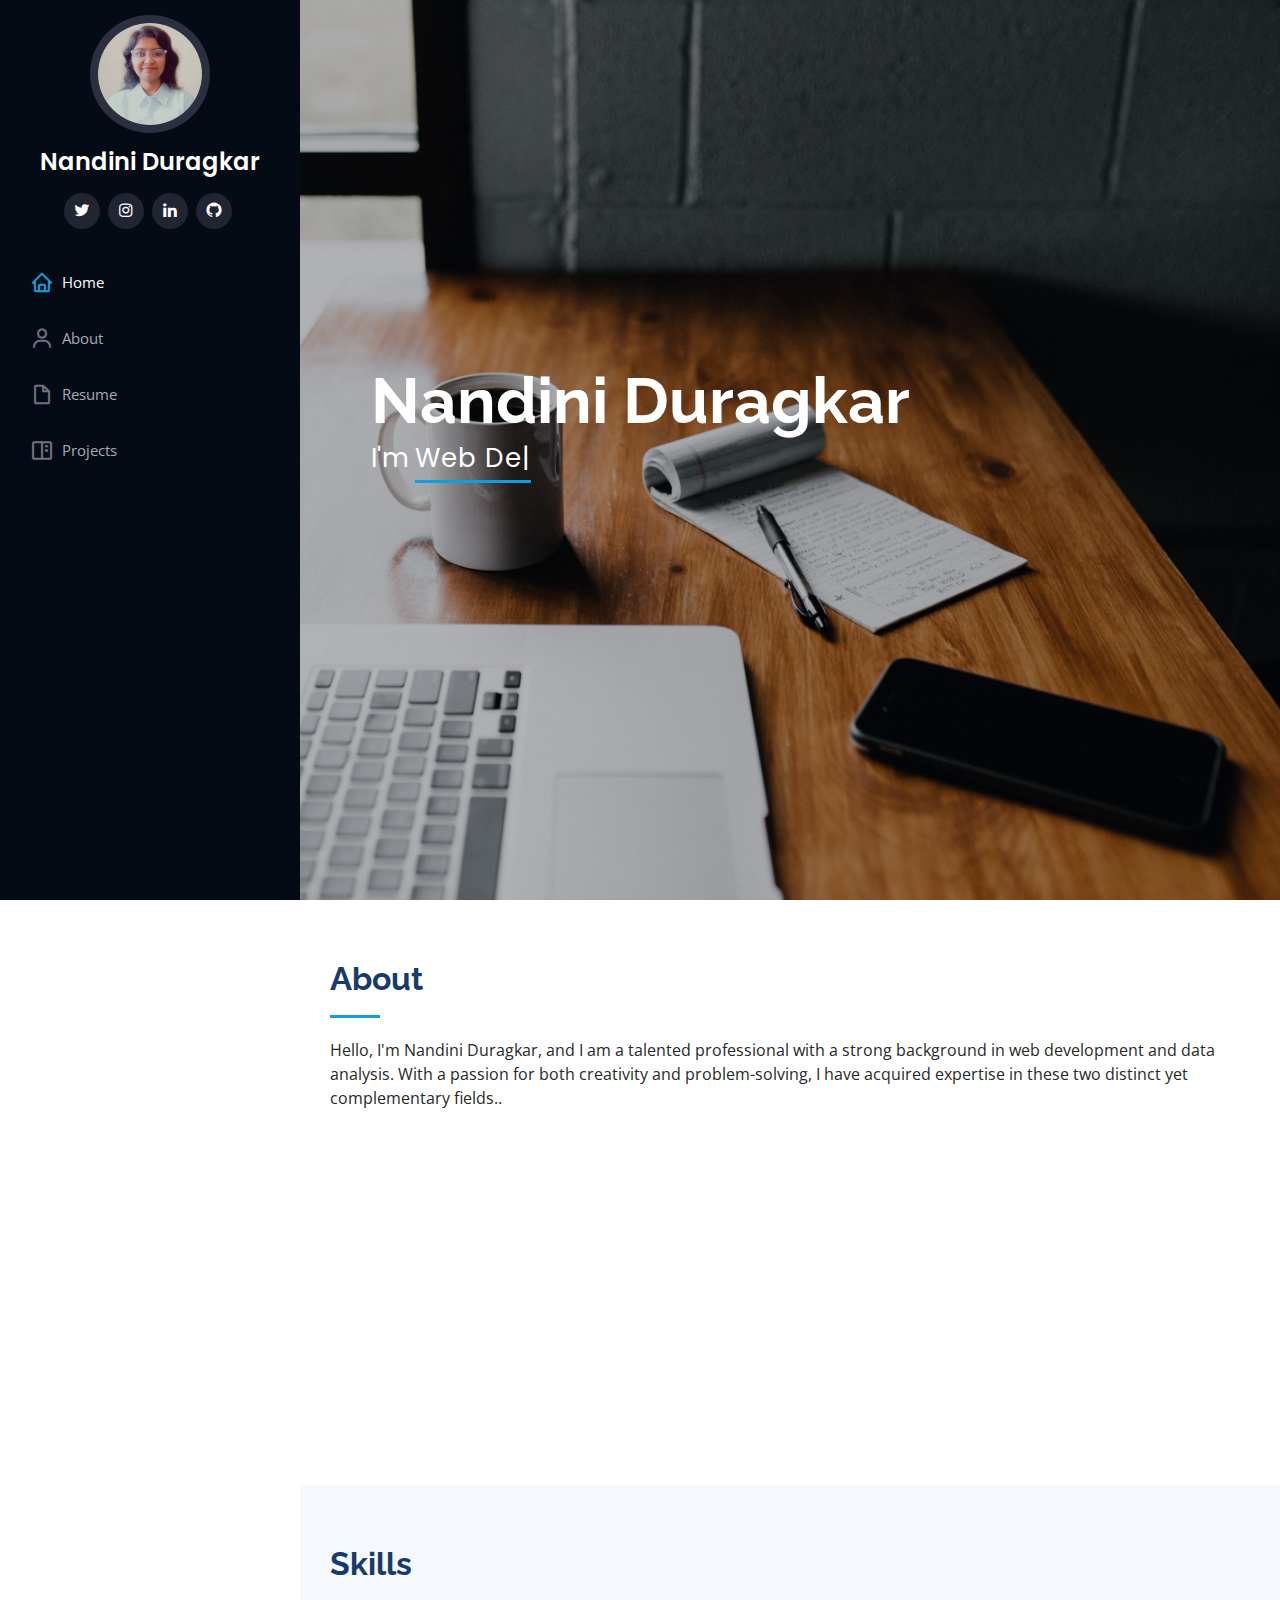
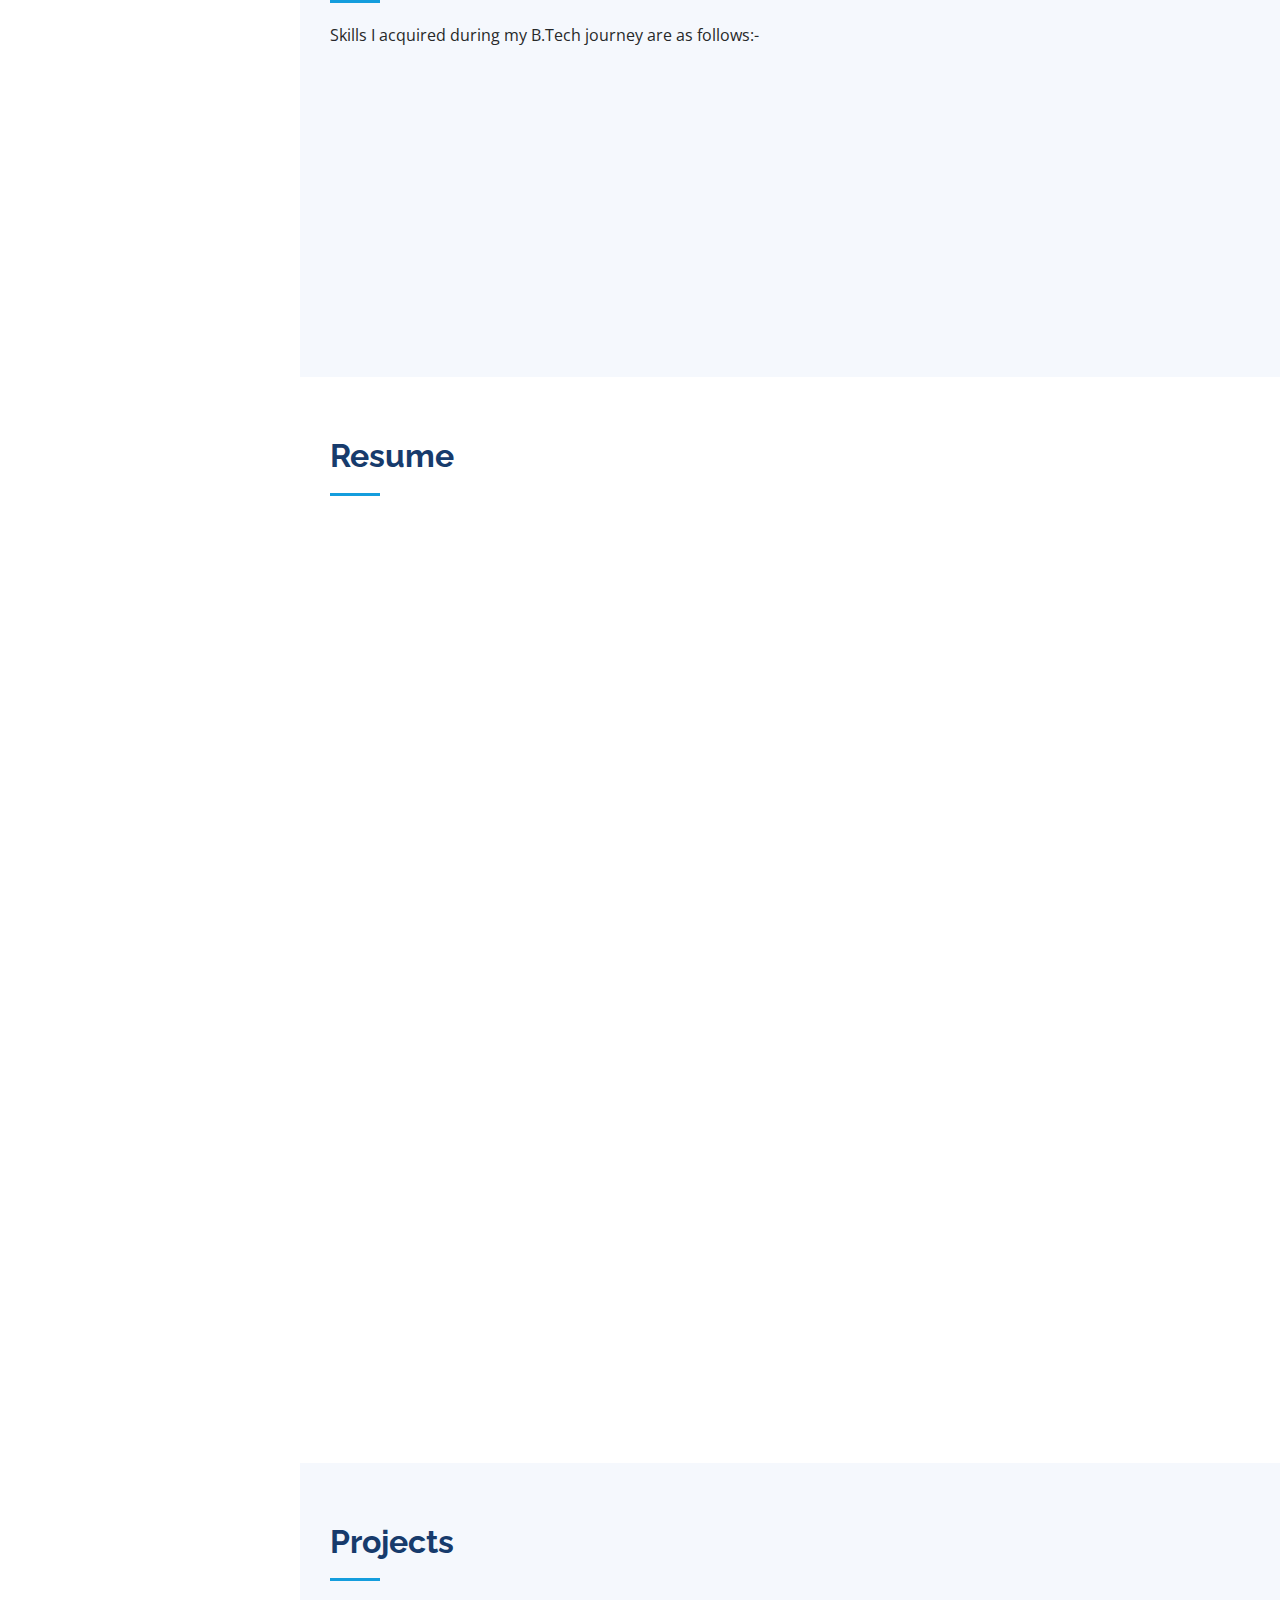
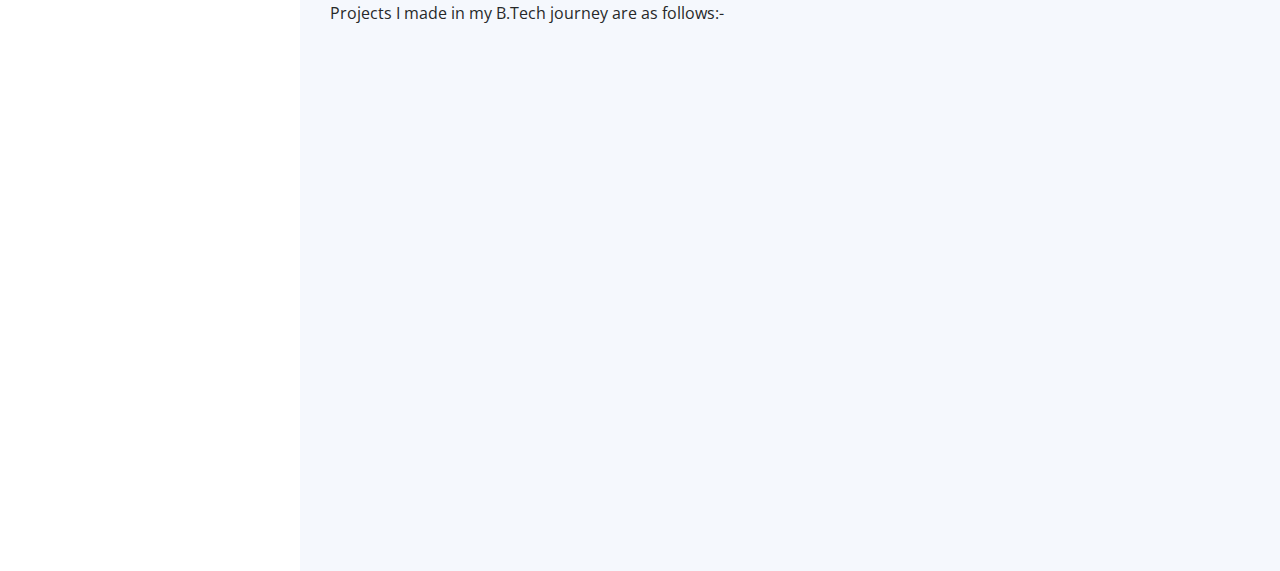
<file: index.html>
<!DOCTYPE html>
<html lang="en">

<head>
  <meta charset="utf-8">
  <meta content="width=device-width, initial-scale=1.0" name="viewport">

  <title>
    portfolio Nandini
  </title>
  <meta content="" name="description">
  <meta content="" name="keywords">

 
  <!-- Google Fonts -->
  <link href="https://fonts.googleapis.com/css?family=Open+Sans:300,300i,400,400i,600,600i,700,700i|Raleway:300,300i,400,400i,500,500i,600,600i,700,700i|Poppins:300,300i,400,400i,500,500i,600,600i,700,700i" rel="stylesheet">

  <!-- Vendor CSS Files -->
  <link href="assets/vendor/aos/aos.css" rel="stylesheet">
  <link href="assets/vendor/bootstrap/css/bootstrap.min.css" rel="stylesheet">
  <link href="assets/vendor/bootstrap-icons/bootstrap-icons.css" rel="stylesheet">
  <link href="assets/vendor/boxicons/css/boxicons.min.css" rel="stylesheet">
  <link href="assets/vendor/glightbox/css/glightbox.min.css" rel="stylesheet">
  <link href="assets/vendor/swiper/swiper-bundle.min.css" rel="stylesheet">

  <!-- Template Main CSS File -->
  <link href="assets/css/style.css" rel="stylesheet">

  <!-- =======================================================
  * Template Name: iPortfolio
  * Updated: May 30 2023 with Bootstrap v5.3.0
  * Template URL: https://bootstrapmade.com/iportfolio-bootstrap-portfolio-websites-template/
  * Author: BootstrapMade.com
  * License: https://bootstrapmade.com/license/
  ======================================================== -->
</head>

<body>

  <!-- ======= Mobile nav toggle button ======= -->
  <i class="bi bi-list mobile-nav-toggle d-xl-none"></i>

  <!-- ======= Header ======= -->
  <header id="header">
    <div class="d-flex flex-column">

      <div class="profile">
        <img src="assets/img/n2.jpg" alt="" class="img-fluid rounded-circle">
        <h1 class="text-light"><a href="index.html">Nandini Duragkar</a></h1>
        <div class="social-links mt-3 text-center">
          <a href="#" class="twitter"><i class="bx bxl-twitter"></i></a>
         
          <a href="https://www.instagram.com/nandiniduragkar/" class="instagram"><i class="bx bxl-instagram"></i></a>
          
          <a href="https://www.linkedin.com/in/nandini-duragkar-595400209/" class="linkedin"><i class="bx bxl-linkedin"></i></a>

          <a href="https://github.com/Nandini19802" class="github"><i class="bx bxl-github"></i></a>
        </div>
      </div>

      <nav id="navbar" class="nav-menu navbar">
        <ul>
          <li><a href="#hero" class="nav-link scrollto active"><i class="bx bx-home"></i> <span>Home</span></a></li>
          <li><a href="#about" class="nav-link scrollto"><i class="bx bx-user"></i> <span>About</span></a></li>
          <li><a href="#resume" class="nav-link scrollto"><i class="bx bx-file-blank"></i> <span>Resume</span></a></li>
          <li><a href="#projects" class="nav-link scrollto"><i class="bx bx-book-content"></i> <span>Projects</span></a></li>
         
          
      </nav><!-- .nav-menu -->
    </div>
  </header><!-- End Header -->

  <!-- ======= Hero Section ======= -->
  <section id="hero" class="d-flex flex-column justify-content-center align-items-center">
    <div class="hero-container" data-aos="fade-in">
      <h1>Nandini Duragkar</h1>
      <p>I'm <span class="typed" data-typed-items="Web Developer, Data Analyst"></span></p>
    </div>
  </section><!-- End Hero -->

  <main id="main">

    <!-- ======= About Section ======= -->
    <section id="about" class="about">
      <div class="container">

        <div class="section-title">
          <h2>About</h2>
          <p> Hello, I'm Nandini Duragkar, and I am a talented professional with a strong background in web development and data analysis. With a passion for both creativity and problem-solving, I have acquired expertise in these two distinct yet complementary fields..</p>
        </div>

        <div class="row">
          <div class="col-lg-4" data-aos="fade-right">
            <img src="assets/img/n2.jpg" class="img-fluid" alt="">
          </div>
          <div class="col-lg-8 pt-4 pt-lg-0 content" data-aos="fade-left">
            <h3>Web Developer &amp; Data Analyst.</h3>
            <p class="fst-italic">
              My Personal Details:-
            </p>
            <div class="row">
              <div class="col-lg-6">
                <ul>
                  <li><i class="bi bi-chevron-right"></i> <strong>Birthday:</strong> <span>19 August 2002</span></li>
                  
                  <li><i class="bi bi-chevron-right"></i> <strong>Phone:</strong> <span>+91 8770057490</span></li>
                  <li><i class="bi bi-chevron-right"></i> <strong>City:</strong> <span>Bhopal, M.P</span></li>
                </ul>
              </div>
              <div class="col-lg-6">
                <ul>
                  <li><i class="bi bi-chevron-right"></i> <strong>Age:</strong> <span>21</span></li>
                  <li><i class="bi bi-chevron-right"></i> <strong>Degree:</strong> <span>B.Tech in CSE</span></li>
                  <li><i class="bi bi-chevron-right"></i> <strong>Email:</strong> <span>nandiniduragkar@gmail.com</span></li>

                </ul>
              </div>
            </div>
           
          </div>
        </div>

      </div>
    </section><!-- End About Section -->

    
    <!-- ======= Skills Section ======= -->
    <section id="skills" class="skills section-bg">
      <div class="container">

        <div class="section-title">
          <h2>Skills</h2>
          <p>Skills I acquired during my B.Tech journey are as follows:- </p>
        </div>

        <div class="row skills-content">

          <div class="col-lg-6" data-aos="fade-up">

            <div class="progress">
              <span class="skill">HTML <i class="val">100%</i></span>
              <div class="progress-bar-wrap">
                <div class="progress-bar" role="progressbar" aria-valuenow="100" aria-valuemin="0" aria-valuemax="100"></div>
              </div>
            </div>

            <div class="progress">
              <span class="skill">CSS <i class="val">90%</i></span>
              <div class="progress-bar-wrap">
                <div class="progress-bar" role="progressbar" aria-valuenow="90" aria-valuemin="0" aria-valuemax="100"></div>
              </div>
            </div>

            <div class="progress">
              <span class="skill">JavaScript <i class="val">75%</i></span>
              <div class="progress-bar-wrap">
                <div class="progress-bar" role="progressbar" aria-valuenow="75" aria-valuemin="0" aria-valuemax="100"></div>
              </div>
            </div>

            <div class="progress">
              <span class="skill">IBM Cognos <i class="val">80%</i></span>
              <div class="progress-bar-wrap">
                <div class="progress-bar" role="progressbar" aria-valuenow="100" aria-valuemin="0" aria-valuemax="100"></div>
              </div>
            </div>

          </div>

          <div class="col-lg-6" data-aos="fade-up" data-aos-delay="100">

            <div class="progress">
              <span class="skill">Java <i class="val">80%</i></span>
              <div class="progress-bar-wrap">
                <div class="progress-bar" role="progressbar" aria-valuenow="80" aria-valuemin="0" aria-valuemax="100"></div>
              </div>
            </div>

            <div class="progress">
              <span class="skill">C++ <i class="val">90%</i></span>
              <div class="progress-bar-wrap">
                <div class="progress-bar" role="progressbar" aria-valuenow="90" aria-valuemin="0" aria-valuemax="100"></div>
              </div>
            </div>

            <div class="progress">
              <span class="skill">Python<i class="val">55%</i></span>
              <div class="progress-bar-wrap">
                <div class="progress-bar" role="progressbar" aria-valuenow="55" aria-valuemin="0" aria-valuemax="100"></div>
              </div>
            </div>

            <div class="progress">
              <span class="skill">Tableau <i class="val">80%</i></span>
              <div class="progress-bar-wrap">
                <div class="progress-bar" role="progressbar" aria-valuenow="80" aria-valuemin="0" aria-valuemax="100"></div>
              </div>
            </div>

           

          </div>

        </div>

      </div>
    </section><!-- End Skills Section -->

    <!-- ======= Resume Section ======= -->
    <section id="resume" class="resume">
      <div class="container">

        <div class="section-title">
          <h2>Resume</h2>
          <p></p>
        </div>

        <div class="row">
          <div class="col-lg-6" data-aos="fade-up">
            <h3 class="resume-title">Sumary</h3>
            <div class="resume-item pb-0">
              <h4>Nandini Duragkar</h4>
              <p><em>Innovative Web Developer and Data Analyst with development skills and data analytics skills.As a fresh graduate with a passion for web development and data analysis, I am eager to kick-start my career in these dynamic fields. With a solid foundation in programming languages and a strong analytical mindset, I possess the skills necessary to contribute effectively to any organization.</em></p>
              
            </div>

            <h3 class="resume-title">Education</h3>

         
            
            <div class="resume-item">
              <h4>Bachelor of Technology in CSE</h4>
              <h5>2020 - 2024</h5>  <h5>CGPA - 8.41</h5>
              <p><em>VIT Bhopal University, Madhya Pradesh </em></p>
              <p>I have done my B.Tech from VIT Bhopal University in CSE, speclization in cyber security and digital forensics.</p>
           

              <h4>12th Standard(CBSE)</h4>
              <h5>2020</h5>  <h5>Percentage - 78.4%</h5>
            
              <p><em>St. Theresas' Girl's School, M.P</em></p>


              <h4>10th Standard(CBSE)</h4>
              <h5>2018</h5>  <h5>Percentage - 84.4%</h5>
            
              <p><em>St. Theresas' Girl's School, M.P</em></p>
            </div>
          </div>


          <div class="col-lg-6" data-aos="fade-up" data-aos-delay="100">
            <h3 class="resume-title">Projects</h3>
            <div class="resume-item">
              
             
              <ul>
                <li>Covid 19 Analysis using IBM Cognos (May 23 - June 23) -Data Analytics Project</li>
                <li>Recipe Search API Web Application (April 23 - May 23) -Web Development Project</li>
                <li>We Care For You- HealthCare Web App (Feb 23 - April 23) -Web Development Project</li>
                <li> Enhanced User Based Authentication System (Sept 21 - Nov 21) -Cyber Security and Web Development Project</li>
              </ul>
            </div>
            <div class="resume-item">
              <h4>Certifications and Externship</h4>
             
              <ul>
                <li>AWS Certified Cloud Practitioner Certification</li>
                <li>Google Data Analytics Professional Certification</li>
                <li>Fundamentals of Data Analytics by Leaps, Dec 22</li>
                <li>Cisco NetAcad – Introduction to Cybersecurity ,Nov 22</li>
                <li>Cisco NetAcad - Cybersecurity Essentials, Nov 22</li>
                <li>Smartbridge - Data Analytics Externship -(May 23 - June 23)</li>
              </ul>
            </div>

            <div class="resume-item">
              <h4>EXTRA-CURRICULARS</h4>
             
              <ul>
                <li> Participated in Hack the Terminal Hackathon hosted by GeeksforGeeks and Codecademy chapters(Sept 21)</li>
                <li>Participated in MLH(Major Hacking League) Hackathon (Nov 21)</li>
                
              </ul>
            </div>
          </div>
        </div>

      </div>
    </section><!-- End Resume Section -->

    <!-- ======= Project Section ======= -->
    <section id="portfolio" class="portfolio section-bg">
      <div class="container">

        <div class="section-title">
          <h2>Projects</h2>
          <p>Projects I made in my B.Tech journey are as follows:-</p>
        </div>

        <div class="row" data-aos="fade-up">
          <div class="col-lg-12 d-flex justify-content-center">
           
          </div>
        </div>

        <div class="row portfolio-container" data-aos="fade-up" data-aos-delay="100">

          <div class="col-lg-4 col-md-6 portfolio-item filter-app">
            <div class="portfolio-wrap">
              <img src="assets/img/portfolio/dataanalytics3.jpeg" class="img-fluid" alt="">
              <div class="portfolio-links">
                <a href="assets/img/portfolio/dataanalytics3.jpeg" data-gallery="portfolioGallery" class="portfolio-lightbox"><i class="bx bx-plus"></i></a>
                <a href="portfolio-details.html" title="More Details"><i class="bx bx-link"></i></a>
               </div>
            </div>
          </div>
          
          <div class="col-lg-4 col-md-6 portfolio-item filter-web">
            <div class="portfolio-wrap">
              <img src="assets/img/portfolio/food3.jpeg" class="img-fluid" alt="">
              <div class="portfolio-links">
                <a href="assets/img/portfolio/food3.jpeg" data-gallery="portfolioGallery" class="portfolio-lightbox"><i class="bx bx-plus"></i></a>
                <a href="project2.html" title="More Details"><i class="bx bx-link"></i></a>
              </div>
            </div>
          </div>

          <div class="col-lg-4 col-md-6 portfolio-item filter-app">
            <div class="portfolio-wrap">
              <img src="assets/img/portfolio/wecare3.png" class="img-fluid" alt="">
              <div class="portfolio-links">
                <a href="assets/img/portfolio/wecare3.png" data-gallery="portfolioGallery" class="portfolio-lightbox"><i class="bx bx-plus"></i></a>
                <a href="project3.html" title="More Details"><i class="bx bx-link"></i></a>
              </div>
            </div>
          </div>
        
          <div class="col-lg-4 col-md-6 portfolio-item filter-card">
            <div class="portfolio-wrap">
              <img src="assets/img/portfolio/auth3.jpeg" class="img-fluid" alt="">
              <div class="portfolio-links">
                <a href="assets/img/portfolio/auth3.jpeg" data-gallery="portfolioGallery" class="portfolio-lightbox" ><i class="bx bx-plus"></i></a>
                <a href="project4.html" title="More Details"><i class="bx bx-link"></i></a>
              </div>
            </div>
          </div>

          


          

      </div>
    </section><!-- End Portfolio Section -->

    


    

  </main><!-- End #main -->

  

  <a href="#" class="back-to-top d-flex align-items-center justify-content-center"><i class="bi bi-arrow-up-short"></i></a>

  <!-- Vendor JS Files -->
  <script src="assets/vendor/purecounter/purecounter_vanilla.js"></script>
  <script src="assets/vendor/aos/aos.js"></script>
  <script src="assets/vendor/bootstrap/js/bootstrap.bundle.min.js"></script>
  <script src="assets/vendor/glightbox/js/glightbox.min.js"></script>
  <script src="assets/vendor/isotope-layout/isotope.pkgd.min.js"></script>
  <script src="assets/vendor/swiper/swiper-bundle.min.js"></script>
  <script src="assets/vendor/typed.js/typed.umd.js"></script>
  <script src="assets/vendor/waypoints/noframework.waypoints.js"></script>
  <script src="assets/vendor/php-email-form/validate.js"></script>

  <!-- Template Main JS File -->
  <script src="assets/js/main.js"></script>

</body>

</html>
</file>
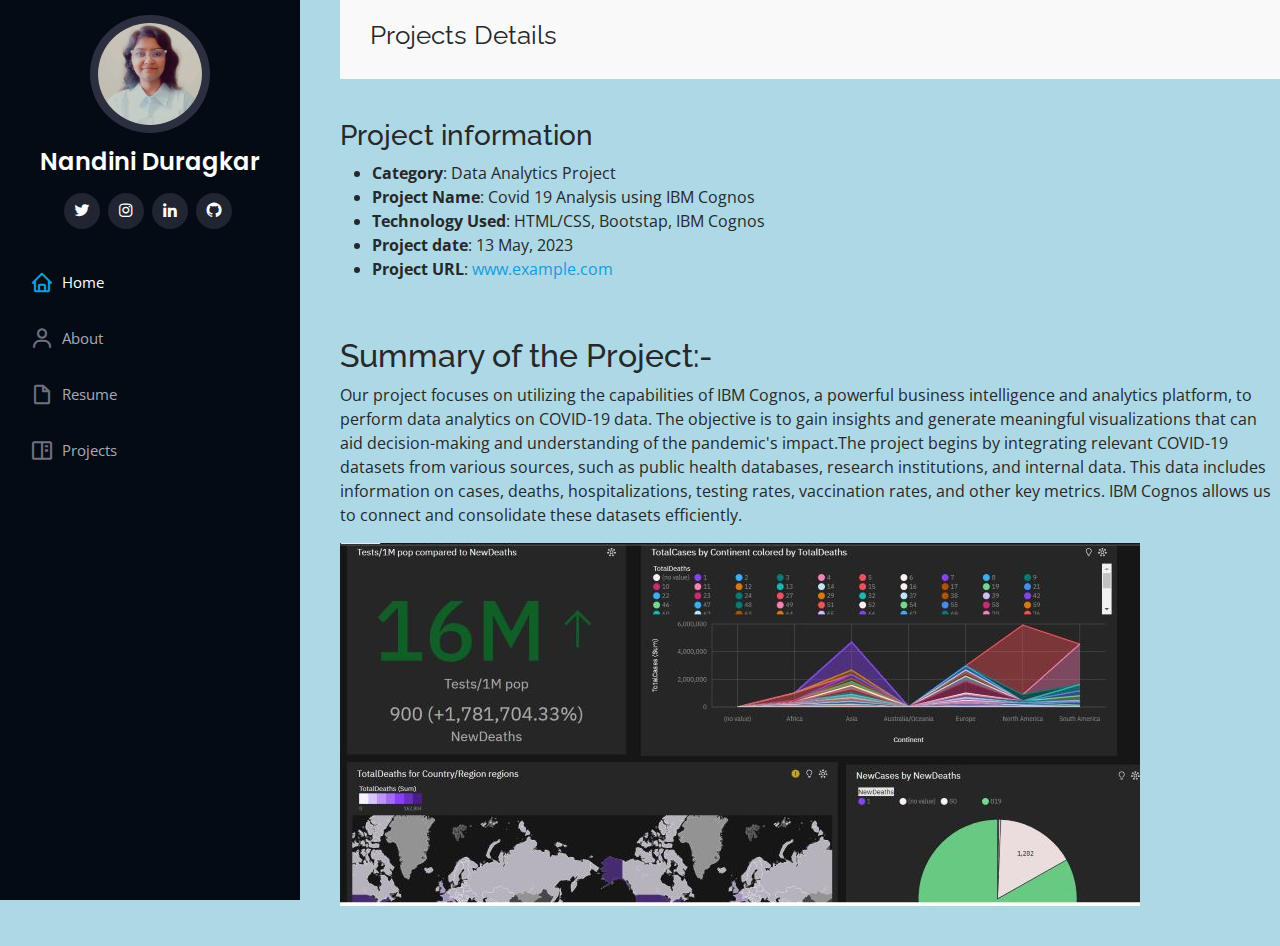
<file: portfolio-details.html>
<!DOCTYPE html>
<html lang="en">

<head>
  <meta charset="utf-8">
  <meta content="width=device-width, initial-scale=1.0" name="viewport">

  <title>Portfolio Details - iPortfolio Bootstrap Template</title>
  <meta content="" name="description">
  <meta content="" name="keywords">

 

  <!-- Google Fonts -->
  <link href="https://fonts.googleapis.com/css?family=Open+Sans:300,300i,400,400i,600,600i,700,700i|Raleway:300,300i,400,400i,500,500i,600,600i,700,700i|Poppins:300,300i,400,400i,500,500i,600,600i,700,700i" rel="stylesheet">

  <!-- Vendor CSS Files -->
  <link href="assets/vendor/aos/aos.css" rel="stylesheet">
  <link href="assets/vendor/bootstrap/css/bootstrap.min.css" rel="stylesheet">
  <link href="assets/vendor/bootstrap-icons/bootstrap-icons.css" rel="stylesheet">
  <link href="assets/vendor/boxicons/css/boxicons.min.css" rel="stylesheet">
  <link href="assets/vendor/glightbox/css/glightbox.min.css" rel="stylesheet">
  <link href="assets/vendor/swiper/swiper-bundle.min.css" rel="stylesheet">

  <!-- Template Main CSS File -->
  <link href="assets/css/style.css" rel="stylesheet">

  <!-- =======================================================
  * Template Name: iPortfolio
  * Updated: May 30 2023 with Bootstrap v5.3.0
  * Template URL: https://bootstrapmade.com/iportfolio-bootstrap-portfolio-websites-template/
  * Author: BootstrapMade.com
  * License: https://bootstrapmade.com/license/
  ======================================================== -->
</head>

<body style="margin-left: 40px; background-color:lightblue ;">

  <!-- ======= Mobile nav toggle button ======= -->
  <i class="bi bi-list mobile-nav-toggle d-xl-none"></i>

  <!-- ======= Header ======= -->
  <header id="header">
    <div class="d-flex flex-column">

      <div class="profile">
        <img src="assets/img/n2.jpg" alt="" class="img-fluid rounded-circle">
        <h1 class="text-light"><a href="index.html">Nandini Duragkar</a></h1>
        <div class="social-links mt-3 text-center">
          <a href="#" class="twitter"><i class="bx bxl-twitter"></i></a>
         
          <a href="https://www.instagram.com/nandiniduragkar/" class="instagram"><i class="bx bxl-instagram"></i></a>
          
          <a href="https://www.linkedin.com/in/nandini-duragkar-595400209/" class="linkedin"><i class="bx bxl-linkedin"></i></a>

          <a href="https://github.com/Nandini19802" class="github"><i class="bx bxl-github"></i></a>
        </div>
      </div>

      <nav id="navbar" class="nav-menu navbar">
        <ul>
          <li><a href="index.html" class="nav-link scrollto active"><i class="bx bx-home"></i> <span>Home</span></a></li>
          <li><a href="index.html" class="nav-link scrollto"><i class="bx bx-user"></i> <span>About</span></a></li>
          <li><a href="index.html" class="nav-link scrollto"><i class="bx bx-file-blank"></i> <span>Resume</span></a></li>
          <li><a href="index.html" class="nav-link scrollto"><i class="bx bx-book-content"></i> <span>Projects</span></a></li>
         
        </ul>
      </nav><!-- .nav-menu -->
    </div>
  </header><!-- End Header -->

  <main id="main">

    <!-- ======= Breadcrumbs ======= -->
    <section id="breadcrumbs" class="breadcrumbs">
      <div class="container">

        <div class="d-flex justify-content-between align-items-center">
          <h2><strong>Projects Details</strong></h2>
        </div>

      </div>
    </section><!-- End Breadcrumbs -->

    <!-- ======= Portfolio Details Section ======= -->
  

            <div class="portfolio-info">
              <p>&nbsp;</p>
              <h3>Project information</h3>
              <ul>
                <li><strong>Category</strong>: Data Analytics Project</li>
                <li><strong>Project Name</strong>: Covid 19 Analysis using IBM Cognos</li>
                <li><strong>Technology Used</strong>: HTML/CSS, Bootstap, IBM Cognos</li>
                <li><strong>Project date</strong>: 13 May, 2023</li>
                <li><strong>Project URL</strong>: <a href="#">www.example.com</a></li>
              </ul>
            </div>
            <p>&nbsp;</p>
            <div class="portfolio-description">
              <h2>Summary of the Project:-</h2>
              <p>
                Our project focuses on utilizing the capabilities of IBM Cognos, a powerful business intelligence and analytics platform, to perform data analytics on COVID-19 data. The objective is to gain insights and generate meaningful visualizations that can aid decision-making and understanding of the pandemic's impact.The project begins by integrating relevant COVID-19 datasets from various sources, such as public health databases, research institutions, and internal data. This data includes information on cases, deaths, hospitalizations, testing rates, vaccination rates, and other key metrics. IBM Cognos allows us to connect and consolidate these datasets efficiently.
              </p>

              <img src="assets/img/dashboard1.jpg" class="img-fluid" alt="">
              <p>&nbsp;</p>
            </div>
          </div>

      </div>
    </section><!-- End Portfolio Details Section -->

  </main><!-- End #main -->

 
  <!-- Vendor JS Files -->
  <script src="assets/vendor/purecounter/purecounter_vanilla.js"></script>
  <script src="assets/vendor/aos/aos.js"></script>
  <script src="assets/vendor/bootstrap/js/bootstrap.bundle.min.js"></script>
  <script src="assets/vendor/glightbox/js/glightbox.min.js"></script>
  <script src="assets/vendor/isotope-layout/isotope.pkgd.min.js"></script>
  <script src="assets/vendor/swiper/swiper-bundle.min.js"></script>
  <script src="assets/vendor/typed.js/typed.umd.js"></script>
  <script src="assets/vendor/waypoints/noframework.waypoints.js"></script>
  <script src="assets/vendor/php-email-form/validate.js"></script>

  <!-- Template Main JS File -->
  <script src="assets/js/main.js"></script>

</body>

</html>
</file>
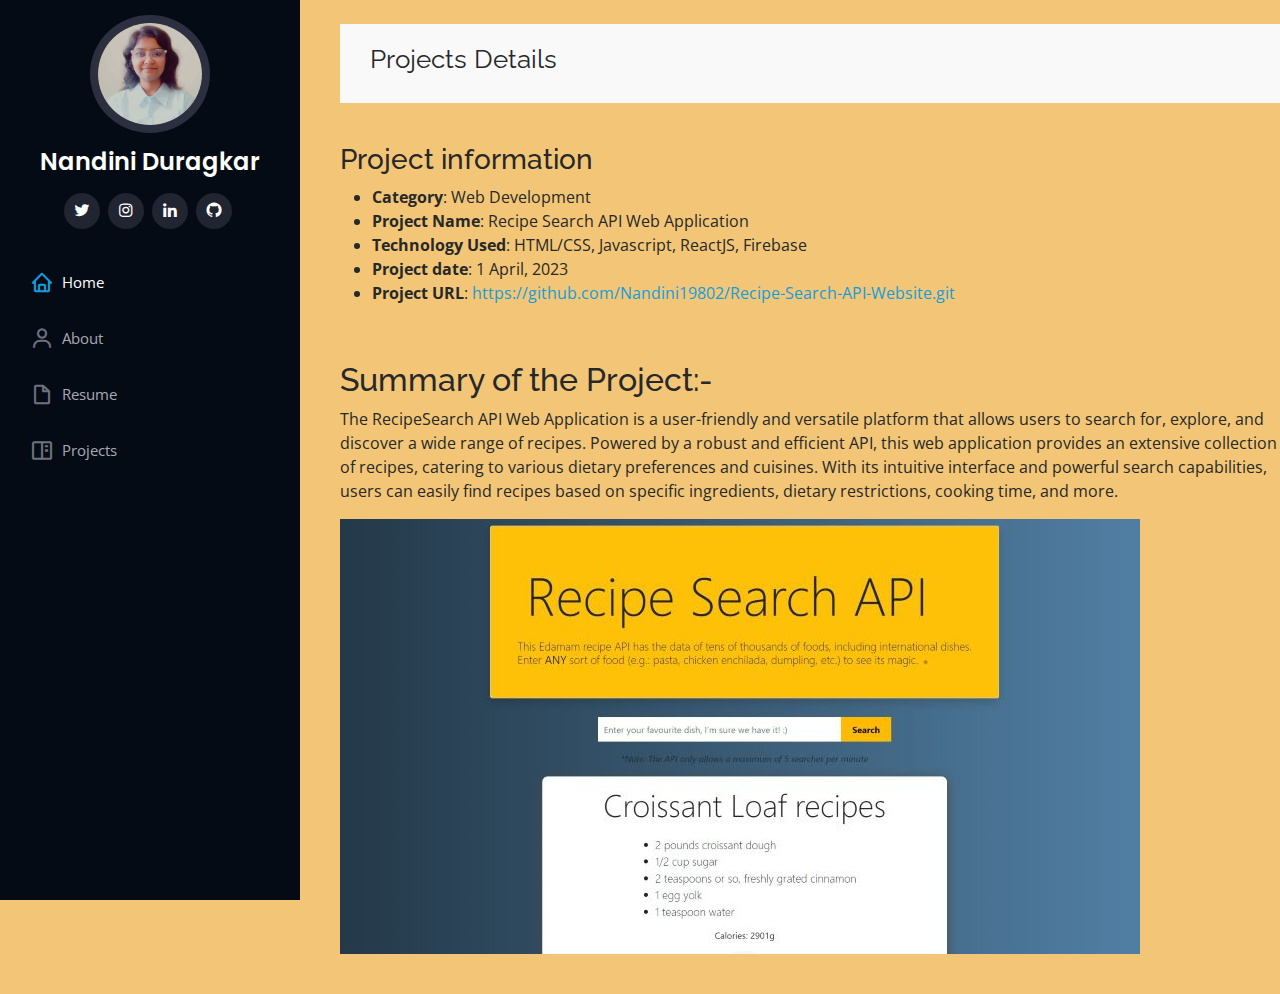
<file: project2.html>
<!DOCTYPE html>
<html lang="en">

<head>
  <meta charset="utf-8">
  <meta content="width=device-width, initial-scale=1.0" name="viewport">

  <title>Portfolio Details - iPortfolio Bootstrap Template</title>
  <meta content="" name="description">
  <meta content="" name="keywords">

 

  <!-- Google Fonts -->
  <link href="https://fonts.googleapis.com/css?family=Open+Sans:300,300i,400,400i,600,600i,700,700i|Raleway:300,300i,400,400i,500,500i,600,600i,700,700i|Poppins:300,300i,400,400i,500,500i,600,600i,700,700i" rel="stylesheet">

  <!-- Vendor CSS Files -->
  <link href="assets/vendor/aos/aos.css" rel="stylesheet">
  <link href="assets/vendor/bootstrap/css/bootstrap.min.css" rel="stylesheet">
  <link href="assets/vendor/bootstrap-icons/bootstrap-icons.css" rel="stylesheet">
  <link href="assets/vendor/boxicons/css/boxicons.min.css" rel="stylesheet">
  <link href="assets/vendor/glightbox/css/glightbox.min.css" rel="stylesheet">
  <link href="assets/vendor/swiper/swiper-bundle.min.css" rel="stylesheet">

  <!-- Template Main CSS File -->
  <link href="assets/css/style.css" rel="stylesheet">

  <!-- =======================================================
  * Template Name: iPortfolio
  * Updated: May 30 2023 with Bootstrap v5.3.0
  * Template URL: https://bootstrapmade.com/iportfolio-bootstrap-portfolio-websites-template/
  * Author: BootstrapMade.com
  * License: https://bootstrapmade.com/license/
  ======================================================== -->
</head>

<body style="margin-left: 40px; background-color:rgb(242, 198, 118);"> ;">

  <!-- ======= Mobile nav toggle button ======= -->
  <i class="bi bi-list mobile-nav-toggle d-xl-none"></i>

  <!-- ======= Header ======= -->
  <header id="header">
    <div class="d-flex flex-column">

      <div class="profile">
        <img src="assets/img/n2.jpg" alt="" class="img-fluid rounded-circle">
        <h1 class="text-light"><a href="index.html">Nandini Duragkar</a></h1>
        <div class="social-links mt-3 text-center">
          <a href="#" class="twitter"><i class="bx bxl-twitter"></i></a>
         
          <a href="https://www.instagram.com/nandiniduragkar/" class="instagram"><i class="bx bxl-instagram"></i></a>
          
          <a href="https://www.linkedin.com/in/nandini-duragkar-595400209/" class="linkedin"><i class="bx bxl-linkedin"></i></a>

          <a href="https://github.com/Nandini19802" class="github"><i class="bx bxl-github"></i></a>
        </div>
      </div>

      <nav id="navbar" class="nav-menu navbar">
        <ul>
          <li><a href="index.html" class="nav-link scrollto active"><i class="bx bx-home"></i> <span>Home</span></a></li>
          <li><a href="index.html" class="nav-link scrollto"><i class="bx bx-user"></i> <span>About</span></a></li>
          <li><a href="index.html" class="nav-link scrollto"><i class="bx bx-file-blank"></i> <span>Resume</span></a></li>
          <li><a href="index.html" class="nav-link scrollto"><i class="bx bx-book-content"></i> <span>Projects</span></a></li>
         
        </ul>
      </nav><!-- .nav-menu -->
    </div>
  </header><!-- End Header -->

  <main id="main">

    <!-- ======= Breadcrumbs ======= -->
    <section id="breadcrumbs" class="breadcrumbs">
      <div class="container">

        <div class="d-flex justify-content-between align-items-center">
          <h2><strong>Projects Details</strong></h2>
        </div>

      </div>
    </section><!-- End Breadcrumbs -->

    <!-- ======= Portfolio Details Section ======= -->
  

            <div class="portfolio-info">
              <p>&nbsp;</p>
              <h3>Project information</h3>
              <ul>
                <li><strong>Category</strong>: Web Development</li>
                <li><strong>Project Name</strong>: Recipe Search API Web Application</li>
                <li><strong>Technology Used</strong>: HTML/CSS, Javascript, ReactJS, Firebase</li>
                <li><strong>Project date</strong>: 1 April, 2023</li>
                <li><strong>Project URL</strong>: <a href="#">https://github.com/Nandini19802/Recipe-Search-API-Website.git</a></li>
              </ul>
            </div>
            <p>&nbsp;</p>
            <div class="portfolio-description">
              <h2>Summary of the Project:-</h2>
              <p>
                The RecipeSearch API Web Application is a user-friendly and versatile platform that allows users to search for, explore, and discover a wide range of recipes. Powered by a robust and efficient API, this web application provides an extensive collection of recipes, catering to various dietary preferences and cuisines. With its intuitive interface and powerful search capabilities, users can easily find recipes based on specific ingredients, dietary restrictions, cooking time, and more.
              </p>

              <img src="assets/img/receipeapp1.jpg" class="img-fluid" alt="">
              <p>&nbsp;</p>
            </div>
          </div>

      </div>
    </section><!-- End Portfolio Details Section -->

  </main><!-- End #main -->

 
  <!-- Vendor JS Files -->
  <script src="assets/vendor/purecounter/purecounter_vanilla.js"></script>
  <script src="assets/vendor/aos/aos.js"></script>
  <script src="assets/vendor/bootstrap/js/bootstrap.bundle.min.js"></script>
  <script src="assets/vendor/glightbox/js/glightbox.min.js"></script>
  <script src="assets/vendor/isotope-layout/isotope.pkgd.min.js"></script>
  <script src="assets/vendor/swiper/swiper-bundle.min.js"></script>
  <script src="assets/vendor/typed.js/typed.umd.js"></script>
  <script src="assets/vendor/waypoints/noframework.waypoints.js"></script>
  <script src="assets/vendor/php-email-form/validate.js"></script>

  <!-- Template Main JS File -->
  <script src="assets/js/main.js"></script>

</body>

</html>
</file>
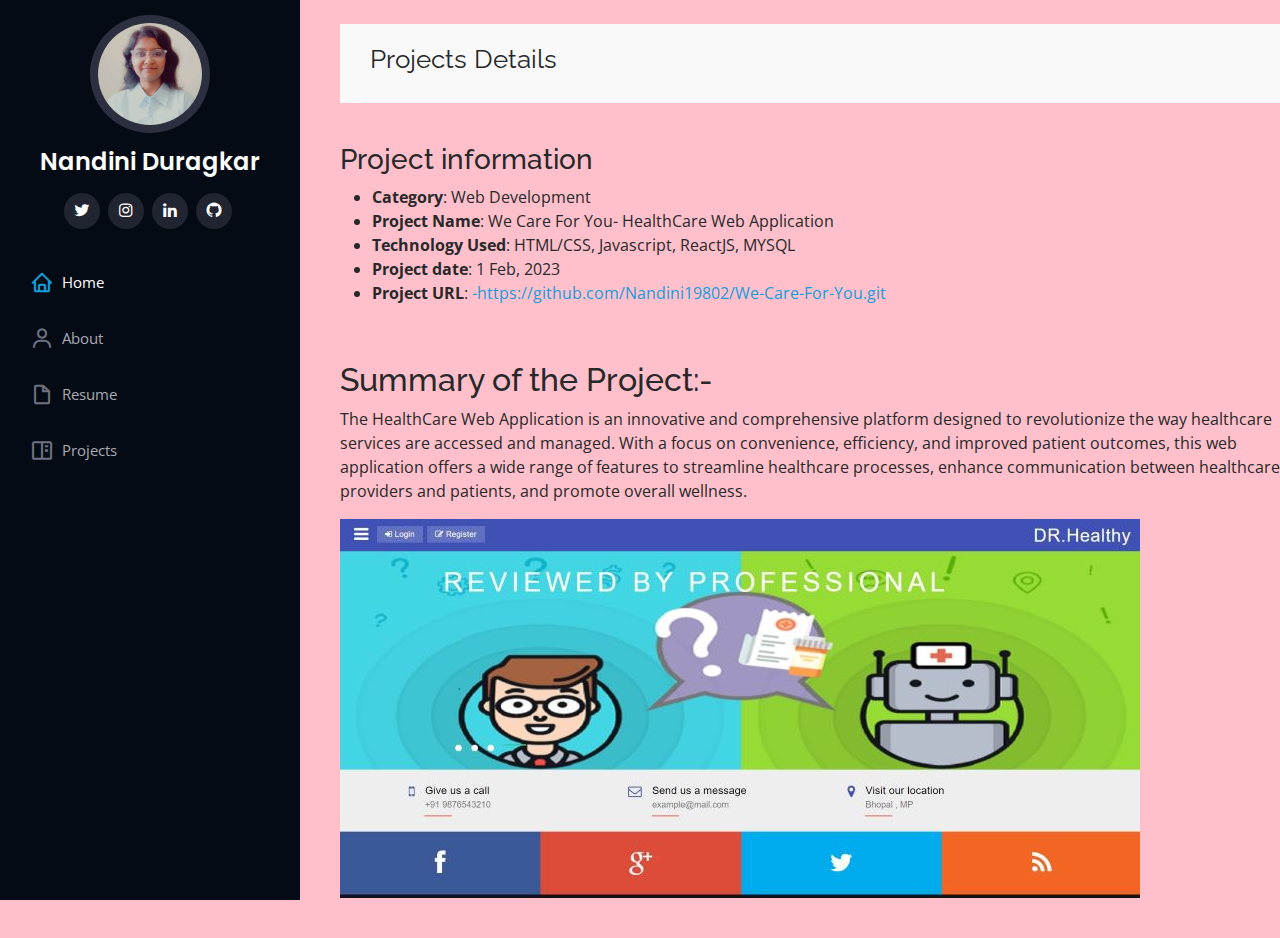
<file: project3.html>
<!DOCTYPE html>
<html lang="en">

<head>
  <meta charset="utf-8">
  <meta content="width=device-width, initial-scale=1.0" name="viewport">

  <title>Portfolio Details - iPortfolio Bootstrap Template</title>
  <meta content="" name="description">
  <meta content="" name="keywords">

 

  <!-- Google Fonts -->
  <link href="https://fonts.googleapis.com/css?family=Open+Sans:300,300i,400,400i,600,600i,700,700i|Raleway:300,300i,400,400i,500,500i,600,600i,700,700i|Poppins:300,300i,400,400i,500,500i,600,600i,700,700i" rel="stylesheet">

  <!-- Vendor CSS Files -->
  <link href="assets/vendor/aos/aos.css" rel="stylesheet">
  <link href="assets/vendor/bootstrap/css/bootstrap.min.css" rel="stylesheet">
  <link href="assets/vendor/bootstrap-icons/bootstrap-icons.css" rel="stylesheet">
  <link href="assets/vendor/boxicons/css/boxicons.min.css" rel="stylesheet">
  <link href="assets/vendor/glightbox/css/glightbox.min.css" rel="stylesheet">
  <link href="assets/vendor/swiper/swiper-bundle.min.css" rel="stylesheet">

  <!-- Template Main CSS File -->
  <link href="assets/css/style.css" rel="stylesheet">

  <!-- =======================================================
  * Template Name: iPortfolio
  * Updated: May 30 2023 with Bootstrap v5.3.0
  * Template URL: https://bootstrapmade.com/iportfolio-bootstrap-portfolio-websites-template/
  * Author: BootstrapMade.com
  * License: https://bootstrapmade.com/license/
  ======================================================== -->
</head>

<body style="margin-left: 40px; background-color: pink"> ;">

  <!-- ======= Mobile nav toggle button ======= -->
  <i class="bi bi-list mobile-nav-toggle d-xl-none"></i>

  <!-- ======= Header ======= -->
  <header id="header">
    <div class="d-flex flex-column">

      <div class="profile">
        <img src="assets/img/n2.jpg" alt="" class="img-fluid rounded-circle">
        <h1 class="text-light"><a href="index.html">Nandini Duragkar</a></h1>
        <div class="social-links mt-3 text-center">
          <a href="#" class="twitter"><i class="bx bxl-twitter"></i></a>
         
          <a href="https://www.instagram.com/nandiniduragkar/" class="instagram"><i class="bx bxl-instagram"></i></a>
          
          <a href="https://www.linkedin.com/in/nandini-duragkar-595400209/" class="linkedin"><i class="bx bxl-linkedin"></i></a>

          <a href="https://github.com/Nandini19802" class="github"><i class="bx bxl-github"></i></a>
        </div>
      </div>

      <nav id="navbar" class="nav-menu navbar">
        <ul>
          <li><a href="index.html" class="nav-link scrollto active"><i class="bx bx-home"></i> <span>Home</span></a></li>
          <li><a href="index.html" class="nav-link scrollto"><i class="bx bx-user"></i> <span>About</span></a></li>
          <li><a href="index.html" class="nav-link scrollto"><i class="bx bx-file-blank"></i> <span>Resume</span></a></li>
          <li><a href="index.html" class="nav-link scrollto"><i class="bx bx-book-content"></i> <span>Projects</span></a></li>
         
        </ul>
      </nav><!-- .nav-menu -->
    </div>
  </header><!-- End Header -->

  <main id="main">

    <!-- ======= Breadcrumbs ======= -->
    <section id="breadcrumbs" class="breadcrumbs">
      <div class="container">

        <div class="d-flex justify-content-between align-items-center">
          <h2><strong>Projects Details</strong></h2>
        </div>

      </div>
    </section><!-- End Breadcrumbs -->

    <!-- ======= Portfolio Details Section ======= -->
  

            <div class="portfolio-info">
              <p>&nbsp;</p>
              <h3>Project information</h3>
              <ul>
                <li><strong>Category</strong>: Web Development</li>
                <li><strong>Project Name</strong>: We Care For You- HealthCare Web Application</li>
                <li><strong>Technology Used</strong>: HTML/CSS, Javascript, ReactJS, MYSQL</li>
                <li><strong>Project date</strong>: 1 Feb, 2023</li>
                <li><strong>Project URL</strong>: <a href="#">-https://github.com/Nandini19802/We-Care-For-You.git</a></li>
              </ul>
            </div>
            <p>&nbsp;</p>
            <div class="portfolio-description">
              <h2>Summary of the Project:-</h2>
              <p>
                The HealthCare Web Application is an innovative and comprehensive platform designed to revolutionize the way healthcare services are accessed and managed. With a focus on convenience, efficiency, and improved patient outcomes, this web application offers a wide range of features to streamline healthcare processes, enhance communication between healthcare providers and patients, and promote overall wellness.
              </p>

              <img src="assets/img/doctor1.jpg" class="img-fluid" alt="">
              <p>&nbsp;</p>
            </div>
          </div>

      </div>
    </section><!-- End Portfolio Details Section -->

  </main><!-- End #main -->

 
  <!-- Vendor JS Files -->
  <script src="assets/vendor/purecounter/purecounter_vanilla.js"></script>
  <script src="assets/vendor/aos/aos.js"></script>
  <script src="assets/vendor/bootstrap/js/bootstrap.bundle.min.js"></script>
  <script src="assets/vendor/glightbox/js/glightbox.min.js"></script>
  <script src="assets/vendor/isotope-layout/isotope.pkgd.min.js"></script>
  <script src="assets/vendor/swiper/swiper-bundle.min.js"></script>
  <script src="assets/vendor/typed.js/typed.umd.js"></script>
  <script src="assets/vendor/waypoints/noframework.waypoints.js"></script>
  <script src="assets/vendor/php-email-form/validate.js"></script>

  <!-- Template Main JS File -->
  <script src="assets/js/main.js"></script>

</body>

</html>
</file>
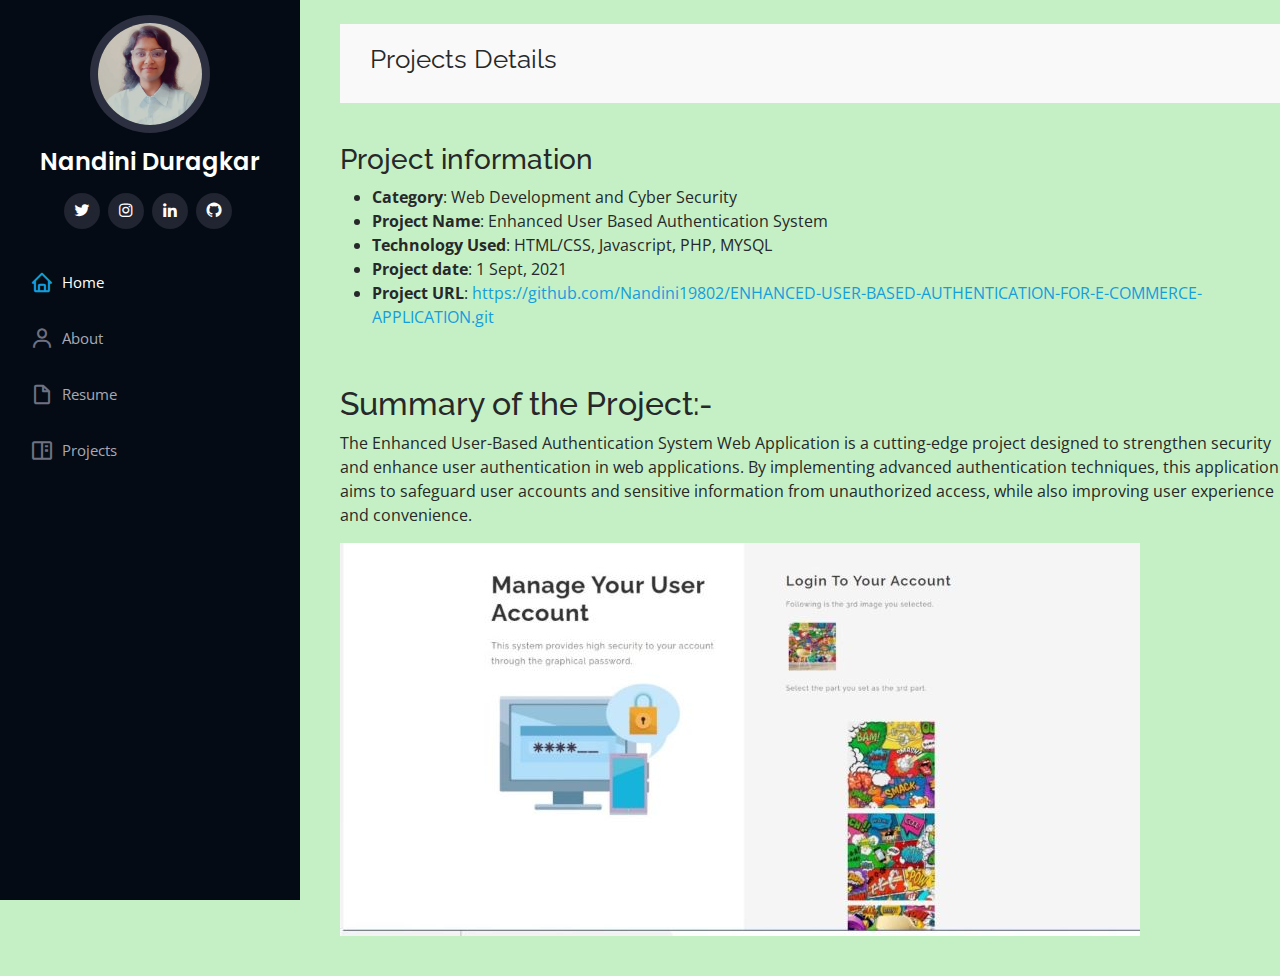
<file: project4.html>
<!DOCTYPE html>
<html lang="en">

<head>
  <meta charset="utf-8">
  <meta content="width=device-width, initial-scale=1.0" name="viewport">

  <title>Portfolio Details - iPortfolio Bootstrap Template</title>
  <meta content="" name="description">
  <meta content="" name="keywords">

 

  <!-- Google Fonts -->
  <link href="https://fonts.googleapis.com/css?family=Open+Sans:300,300i,400,400i,600,600i,700,700i|Raleway:300,300i,400,400i,500,500i,600,600i,700,700i|Poppins:300,300i,400,400i,500,500i,600,600i,700,700i" rel="stylesheet">

  <!-- Vendor CSS Files -->
  <link href="assets/vendor/aos/aos.css" rel="stylesheet">
  <link href="assets/vendor/bootstrap/css/bootstrap.min.css" rel="stylesheet">
  <link href="assets/vendor/bootstrap-icons/bootstrap-icons.css" rel="stylesheet">
  <link href="assets/vendor/boxicons/css/boxicons.min.css" rel="stylesheet">
  <link href="assets/vendor/glightbox/css/glightbox.min.css" rel="stylesheet">
  <link href="assets/vendor/swiper/swiper-bundle.min.css" rel="stylesheet">

  <!-- Template Main CSS File -->
  <link href="assets/css/style.css" rel="stylesheet">

  <!-- =======================================================
  * Template Name: iPortfolio
  * Updated: May 30 2023 with Bootstrap v5.3.0
  * Template URL: https://bootstrapmade.com/iportfolio-bootstrap-portfolio-websites-template/
  * Author: BootstrapMade.com
  * License: https://bootstrapmade.com/license/
  ======================================================== -->
</head>

<body style="margin-left: 40px; background-color: rgb(197, 240, 197)"> ;">

  <!-- ======= Mobile nav toggle button ======= -->
  <i class="bi bi-list mobile-nav-toggle d-xl-none"></i>

  <!-- ======= Header ======= -->
  <header id="header">
    <div class="d-flex flex-column">

      <div class="profile">
        <img src="assets/img/n2.jpg" alt="" class="img-fluid rounded-circle">
        <h1 class="text-light"><a href="index.html">Nandini Duragkar</a></h1>
        <div class="social-links mt-3 text-center">
          <a href="#" class="twitter"><i class="bx bxl-twitter"></i></a>
         
          <a href="https://www.instagram.com/nandiniduragkar/" class="instagram"><i class="bx bxl-instagram"></i></a>
          
          <a href="https://www.linkedin.com/in/nandini-duragkar-595400209/" class="linkedin"><i class="bx bxl-linkedin"></i></a>

          <a href="https://github.com/Nandini19802" class="github"><i class="bx bxl-github"></i></a>
        </div>
      </div>

      <nav id="navbar" class="nav-menu navbar">
        <ul>
          <li><a href="index.html" class="nav-link scrollto active"><i class="bx bx-home"></i> <span>Home</span></a></li>
          <li><a href="index.html" class="nav-link scrollto"><i class="bx bx-user"></i> <span>About</span></a></li>
          <li><a href="index.html" class="nav-link scrollto"><i class="bx bx-file-blank"></i> <span>Resume</span></a></li>
          <li><a href="index.html" class="nav-link scrollto"><i class="bx bx-book-content"></i> <span>Projects</span></a></li>
         
        </ul>
      </nav><!-- .nav-menu -->
    </div>
  </header><!-- End Header -->

  <main id="main">

    <!-- ======= Breadcrumbs ======= -->
    <section id="breadcrumbs" class="breadcrumbs">
      <div class="container">

        <div class="d-flex justify-content-between align-items-center">
          <h2><strong>Projects Details</strong></h2>
        </div>

      </div>
    </section><!-- End Breadcrumbs -->

    <!-- ======= Portfolio Details Section ======= -->
  

            <div class="portfolio-info">
              <p>&nbsp;</p>
              <h3>Project information</h3>
              <ul>
                <li><strong>Category</strong>: Web Development and Cyber Security</li>
                <li><strong>Project Name</strong>: Enhanced User Based Authentication System </li>
                <li><strong>Technology Used</strong>: HTML/CSS, Javascript, PHP, MYSQL</li>
                <li><strong>Project date</strong>: 1 Sept, 2021</li>
                <li><strong>Project URL</strong>: <a href="#">https://github.com/Nandini19802/ENHANCED-USER-BASED-AUTHENTICATION-FOR-E-COMMERCE-APPLICATION.git</a></li>
              </ul>
            </div>
            <p>&nbsp;</p>
            <div class="portfolio-description">
              <h2>Summary of the Project:-</h2>
              <p>
                The Enhanced User-Based Authentication System Web Application is a cutting-edge project designed to strengthen security and enhance user authentication in web applications. By implementing advanced authentication techniques, this application aims to safeguard user accounts and sensitive information from unauthorized access, while also improving user experience and convenience.
              </p>

              <img src="assets/img/authi1.jpg" class="img-fluid" alt="">
              <p>&nbsp;</p>
            </div>
          </div>

      </div>
    </section><!-- End Portfolio Details Section -->

  </main><!-- End #main -->

 
  <!-- Vendor JS Files -->
  <script src="assets/vendor/purecounter/purecounter_vanilla.js"></script>
  <script src="assets/vendor/aos/aos.js"></script>
  <script src="assets/vendor/bootstrap/js/bootstrap.bundle.min.js"></script>
  <script src="assets/vendor/glightbox/js/glightbox.min.js"></script>
  <script src="assets/vendor/isotope-layout/isotope.pkgd.min.js"></script>
  <script src="assets/vendor/swiper/swiper-bundle.min.js"></script>
  <script src="assets/vendor/typed.js/typed.umd.js"></script>
  <script src="assets/vendor/waypoints/noframework.waypoints.js"></script>
  <script src="assets/vendor/php-email-form/validate.js"></script>

  <!-- Template Main JS File -->
  <script src="assets/js/main.js"></script>

</body>

</html>
</file>
<file: assets/css/style.css>
/**
* Template Name: iPortfolio
* Updated: May 30 2023 with Bootstrap v5.3.0
* Template URL: https://bootstrapmade.com/iportfolio-bootstrap-portfolio-websites-template/
* Author: BootstrapMade.com
* License: https://bootstrapmade.com/license/
*/

/*--------------------------------------------------------------
# General
--------------------------------------------------------------*/
body {
  font-family: "Open Sans", sans-serif;
  color: #272829;
}

a {
  color: #149ddd;
  text-decoration: none;
}

a:hover {
  color: #37b3ed;
  text-decoration: none;
}

h1,
h2,
h3,
h4,
h5,
h6 {
  font-family: "Raleway", sans-serif;
}

/*--------------------------------------------------------------
# Back to top button
--------------------------------------------------------------*/
.back-to-top {
  position: fixed;
  visibility: hidden;
  opacity: 0;
  right: 15px;
  bottom: 15px;
  z-index: 996;
  background: #149ddd;
  width: 40px;
  height: 40px;
  border-radius: 50px;
  transition: all 0.4s;
}

.back-to-top i {
  font-size: 28px;
  color: #fff;
  line-height: 0;
}

.back-to-top:hover {
  background: #2eafec;
  color: #fff;
}

.back-to-top.active {
  visibility: visible;
  opacity: 1;
}

/*--------------------------------------------------------------
# Header
--------------------------------------------------------------*/
#header {
  position: fixed;
  top: 0;
  left: 0;
  bottom: 0;
  width: 300px;
  transition: all ease-in-out 0.5s;
  z-index: 9997;
  transition: all 0.5s;
  padding: 0 15px;
  background: #040b14;
  overflow-y: auto;
}

#header .profile img {
  margin: 15px auto;
  display: block;
  width: 120px;
  border: 8px solid #2c2f3f;
}

#header .profile h1 {
  font-size: 24px;
  margin: 0;
  padding: 0;
  font-weight: 600;
  -moz-text-align-last: center;
  text-align-last: center;
  font-family: "Poppins", sans-serif;
}

#header .profile h1 a,
#header .profile h1 a:hover {
  color: #fff;
  text-decoration: none;
}

#header .profile .social-links a {
  font-size: 18px;
  display: inline-block;
  background: #212431;
  color: #fff;
  line-height: 1;
  padding: 8px 0;
  margin-right: 4px;
  border-radius: 50%;
  text-align: center;
  width: 36px;
  height: 36px;
  transition: 0.3s;
}

#header .profile .social-links a:hover {
  background: #149ddd;
  color: #fff;
  text-decoration: none;
}

#main {
  margin-left: 300px;
}

.container,
.container-fluid {
  padding-left: 30px;
  padding-right: 30px;
}

@media (max-width: 1199px) {
  #header {
    left: -300px;
  }

  #main {
    margin-left: 0;
  }

  .container,
  .container-fluid {
    padding-left: 12px;
    padding-right: 12px;
  }
}

/*--------------------------------------------------------------
# Navigation Menu
--------------------------------------------------------------*/
/* Desktop Navigation */
.nav-menu {
  padding: 30px 0 0 0;
}

.nav-menu * {
  margin: 0;
  padding: 0;
  list-style: none;
}

.nav-menu>ul>li {
  position: relative;
  white-space: nowrap;
}

.nav-menu a,
.nav-menu a:focus {
  display: flex;
  align-items: center;
  color: #a8a9b4;
  padding: 12px 15px;
  margin-bottom: 8px;
  transition: 0.3s;
  font-size: 15px;
}

.nav-menu a i,
.nav-menu a:focus i {
  font-size: 24px;
  padding-right: 8px;
  color: #6f7180;
}

.nav-menu a:hover,
.nav-menu .active,
.nav-menu .active:focus,
.nav-menu li:hover>a {
  text-decoration: none;
  color: #fff;
}

.nav-menu a:hover i,
.nav-menu .active i,
.nav-menu .active:focus i,
.nav-menu li:hover>a i {
  color: #149ddd;
}

/* Mobile Navigation */
.mobile-nav-toggle {
  position: fixed;
  right: 15px;
  top: 15px;
  z-index: 9998;
  border: 0;
  font-size: 24px;
  transition: all 0.4s;
  outline: none !important;
  background-color: #149ddd;
  color: #fff;
  width: 40px;
  height: 40px;
  display: inline-flex;
  align-items: center;
  justify-content: center;
  line-height: 0;
  border-radius: 50px;
  cursor: pointer;
}

.mobile-nav-active {
  overflow: hidden;
}

.mobile-nav-active #header {
  left: 0;
}

/*--------------------------------------------------------------
# Hero Section
--------------------------------------------------------------*/
#hero {
  width: 100%;
  height: 100vh;
  background: url("../img/girl.jpg") top center;
  background-size: cover;
}

#hero:before {
  content: "";
  background: rgba(5, 13, 24, 0.3);
  position: absolute;
  bottom: 0;
  top: 0;
  left: 0;
  right: 0;
  z-index: 1;
}

#hero .hero-container {
  position: relative;
  z-index: 2;
  min-width: 300px;
}

#hero h1 {
  margin: 0 0 10px 0;
  font-size: 64px;
  font-weight: 700;
  line-height: 56px;
  color: #fff;
}

#hero p {
  color: #fff;
  margin-bottom: 50px;
  font-size: 26px;
  font-family: "Poppins", sans-serif;
}

#hero p span {
  color: #fff;
  padding-bottom: 4px;
  letter-spacing: 1px;
  border-bottom: 3px solid #149ddd;
}

@media (min-width: 1024px) {
  #hero {
    background-attachment: fixed;
  }
}

@media (max-width: 768px) {
  #hero h1 {
    font-size: 28px;
    line-height: 36px;
  }

  #hero h2 {
    font-size: 18px;
    line-height: 24px;
    margin-bottom: 30px;
  }
}

/*--------------------------------------------------------------
# Sections General
--------------------------------------------------------------*/
section {
  padding: 60px 0;
  overflow: hidden;
}

.section-bg {
  background: #f5f8fd;
}

.section-title {
  padding-bottom: 30px;
}

.section-title h2 {
  font-size: 32px;
  font-weight: bold;
  margin-bottom: 20px;
  padding-bottom: 20px;
  position: relative;
  color: #173b6c;
}

.section-title h2::after {
  content: "";
  position: absolute;
  display: block;
  width: 50px;
  height: 3px;
  background: #149ddd;
  bottom: 0;
  left: 0;
}

.section-title p {
  margin-bottom: 0;
}

/*--------------------------------------------------------------
# About
--------------------------------------------------------------*/
.about .content h3 {
  font-weight: 700;
  font-size: 26px;
  color: #173b6c;
}

.about .content ul {
  list-style: none;
  padding: 0;
}

.about .content ul li {
  margin-bottom: 20px;
  display: flex;
  align-items: center;
}

.about .content ul strong {
  margin-right: 10px;
}

.about .content ul i {
  font-size: 16px;
  margin-right: 5px;
  color: #149ddd;
  line-height: 0;
}

.about .content p:last-child {
  margin-bottom: 0;
}

/*--------------------------------------------------------------
# Facts
--------------------------------------------------------------*/
.facts {
  padding-bottom: 30px;
}

.facts .count-box {
  padding: 30px;
  width: 100%;
}

.facts .count-box i {
  display: block;
  font-size: 44px;
  color: #149ddd;
  float: left;
  line-height: 0;
}

.facts .count-box span {
  font-size: 48px;
  line-height: 40px;
  display: block;
  font-weight: 700;
  color: #050d18;
  margin-left: 60px;
}

.facts .count-box p {
  padding: 15px 0 0 0;
  margin: 0 0 0 60px;
  font-family: "Raleway", sans-serif;
  font-size: 14px;
  color: #122f57;
}

.facts .count-box a {
  font-weight: 600;
  display: block;
  margin-top: 20px;
  color: #122f57;
  font-size: 15px;
  font-family: "Poppins", sans-serif;
  transition: ease-in-out 0.3s;
}

.facts .count-box a:hover {
  color: #1f5297;
}

/*--------------------------------------------------------------
# Akills
--------------------------------------------------------------*/
.skills .progress {
  height: 60px;
  display: block;
  background: none;
  border-radius: 0;
}

.skills .progress .skill {
  padding: 0;
  margin: 0 0 6px 0;
  text-transform: uppercase;
  display: block;
  font-weight: 600;
  font-family: "Poppins", sans-serif;
  color: #050d18;
}

.skills .progress .skill .val {
  float: right;
  font-style: normal;
}

.skills .progress-bar-wrap {
  background: #dce8f8;
  height: 10px;
}

.skills .progress-bar {
  width: 1px;
  height: 10px;
  transition: 0.9s;
  background-color: #149ddd;
}

/*--------------------------------------------------------------
# Resume
--------------------------------------------------------------*/
.resume .resume-title {
  font-size: 26px;
  font-weight: 700;
  margin-top: 20px;
  margin-bottom: 20px;
  color: #050d18;
}

.resume .resume-item {
  padding: 0 0 20px 20px;
  margin-top: -2px;
  border-left: 2px solid #1f5297;
  position: relative;
}

.resume .resume-item h4 {
  line-height: 18px;
  font-size: 18px;
  font-weight: 600;
  text-transform: uppercase;
  font-family: "Poppins", sans-serif;
  color: #050d18;
  margin-bottom: 10px;
}

.resume .resume-item h5 {
  font-size: 16px;
  background: #e4edf9;
  padding: 5px 15px;
  display: inline-block;
  font-weight: 600;
  margin-bottom: 10px;
}

.resume .resume-item ul {
  padding-left: 20px;
}

.resume .resume-item ul li {
  padding-bottom: 10px;
}

.resume .resume-item:last-child {
  padding-bottom: 0;
}

.resume .resume-item::before {
  content: "";
  position: absolute;
  width: 16px;
  height: 16px;
  border-radius: 50px;
  left: -9px;
  top: 0;
  background: #fff;
  border: 2px solid #1f5297;
}

/*--------------------------------------------------------------
# Portfolio
--------------------------------------------------------------*/
.portfolio .portfolio-item {
  margin-bottom: 30px;
}

.portfolio #portfolio-flters {
  padding: 0;
  margin: 0 auto 35px auto;
  list-style: none;
  text-align: center;
  background: #fff;
  border-radius: 50px;
  padding: 2px 15px;
}

.portfolio #portfolio-flters li {
  cursor: pointer;
  display: inline-block;
  padding: 10px 15px 8px 15px;
  font-size: 14px;
  font-weight: 600;
  line-height: 1;
  text-transform: uppercase;
  color: #272829;
  margin-bottom: 5px;
  transition: all 0.3s ease-in-out;
}

.portfolio #portfolio-flters li:hover,
.portfolio #portfolio-flters li.filter-active {
  color: #149ddd;
}

.portfolio #portfolio-flters li:last-child {
  margin-right: 0;
}

.portfolio .portfolio-wrap {
  transition: 0.3s;
  position: relative;
  overflow: hidden;
  z-index: 1;
}

.portfolio .portfolio-wrap::before {
  content: "";
  background: rgba(255, 255, 255, 0.5);
  position: absolute;
  left: 0;
  right: 0;
  top: 0;
  bottom: 0;
  transition: all ease-in-out 0.3s;
  z-index: 2;
  opacity: 0;
}

.portfolio .portfolio-wrap .portfolio-links {
  opacity: 1;
  left: 0;
  right: 0;
  bottom: -60px;
  z-index: 3;
  position: absolute;
  transition: all ease-in-out 0.3s;
  display: flex;
  justify-content: center;
}

.portfolio .portfolio-wrap .portfolio-links a {
  color: #fff;
  font-size: 28px;
  text-align: center;
  background: rgba(20, 157, 221, 0.75);
  transition: 0.3s;
  width: 50%;
}

.portfolio .portfolio-wrap .portfolio-links a:hover {
  background: rgba(20, 157, 221, 0.95);
}

.portfolio .portfolio-wrap .portfolio-links a+a {
  border-left: 1px solid #37b3ed;
}

.portfolio .portfolio-wrap:hover::before {
  top: 0;
  left: 0;
  right: 0;
  bottom: 0;
  opacity: 1;
}

.portfolio .portfolio-wrap:hover .portfolio-links {
  opacity: 1;
  bottom: 0;
}

/*--------------------------------------------------------------
# Portfolio Details
--------------------------------------------------------------*/
.portfolio-details {
  padding-top: 40px;
}

.portfolio-details .portfolio-details-slider img {
  width: 100%;
}

.portfolio-details .portfolio-details-slider .swiper-pagination {
  margin-top: 20px;
  position: relative;
}

.portfolio-details .portfolio-details-slider .swiper-pagination .swiper-pagination-bullet {
  width: 12px;
  height: 12px;
  background-color: #fff;
  opacity: 1;
  border: 1px solid #149ddd;
}

.portfolio-details .portfolio-details-slider .swiper-pagination .swiper-pagination-bullet-active {
  background-color: #149ddd;
}

.portfolio-details .portfolio-info {
  padding: 30px;
  box-shadow: 0px 0 30px rgba(5, 13, 24, 0.08);
}

.portfolio-details .portfolio-info h3 {
  font-size: 22px;
  font-weight: 700;
  margin-bottom: 20px;
  padding-bottom: 20px;
  border-bottom: 1px solid #eee;
}

.portfolio-details .portfolio-info ul {
  list-style: none;
  padding: 0;
  font-size: 15px;
}

.portfolio-details .portfolio-info ul li+li {
  margin-top: 10px;
}

.portfolio-details .portfolio-description {
  padding-top: 30px;
}

.portfolio-details .portfolio-description h2 {
  font-size: 26px;
  font-weight: 700;
  margin-bottom: 20px;
}

.portfolio-details .portfolio-description p {
  padding: 0;
}

/*--------------------------------------------------------------
# Services
--------------------------------------------------------------*/
.services .icon-box {
  margin-bottom: 20px;
}

.services .icon {
  float: left;
  display: flex;
  align-items: center;
  justify-content: center;
  width: 54px;
  height: 54px;
  background: #149ddd;
  border-radius: 50%;
  transition: 0.5s;
  border: 1px solid #149ddd;
}

.services .icon i {
  color: #fff;
  font-size: 24px;
  line-height: 0;
}

.services .icon-box:hover .icon {
  background: #fff;
}

.services .icon-box:hover .icon i {
  color: #149ddd;
}

.services .title {
  margin-left: 80px;
  font-weight: 700;
  margin-bottom: 15px;
  font-size: 18px;
}

.services .title a {
  color: #343a40;
}

.services .title a:hover {
  color: #149ddd;
}

.services .description {
  margin-left: 80px;
  line-height: 24px;
  font-size: 14px;
}

/*--------------------------------------------------------------
# Testimonials
--------------------------------------------------------------*/
.testimonials .testimonials-carousel,
.testimonials .testimonials-slider {
  overflow: hidden;
}

.testimonials .testimonial-item {
  box-sizing: content-box;
  text-align: center;
  min-height: 320px;
}

.testimonials .testimonial-item .testimonial-img {
  width: 90px;
  border-radius: 50%;
  margin: 0 auto;
}

.testimonials .testimonial-item h3 {
  font-size: 18px;
  font-weight: bold;
  margin: 10px 0 5px 0;
  color: #111;
}

.testimonials .testimonial-item h4 {
  font-size: 14px;
  color: #999;
  margin: 0;
}

.testimonials .testimonial-item .quote-icon-left,
.testimonials .testimonial-item .quote-icon-right {
  color: #c3e8fa;
  font-size: 26px;
}

.testimonials .testimonial-item .quote-icon-left {
  display: inline-block;
  left: -5px;
  position: relative;
}

.testimonials .testimonial-item .quote-icon-right {
  display: inline-block;
  right: -5px;
  position: relative;
  top: 10px;
}

.testimonials .testimonial-item p {
  font-style: italic;
  margin: 0 15px 15px 15px;
  padding: 20px;
  background: #fff;
  position: relative;
  margin-bottom: 35px;
  border-radius: 6px;
  box-shadow: 0px 2px 15px rgba(0, 0, 0, 0.1);
}

.testimonials .testimonial-item p::after {
  content: "";
  width: 0;
  height: 0;
  border-top: 20px solid #fff;
  border-right: 20px solid transparent;
  border-left: 20px solid transparent;
  position: absolute;
  bottom: -20px;
  left: calc(50% - 20px);
}

.testimonials .swiper-pagination {
  margin-top: 20px;
  position: relative;
}

.testimonials .swiper-pagination .swiper-pagination-bullet {
  width: 12px;
  height: 12px;
  background-color: #fff;
  opacity: 1;
  border: 1px solid #149ddd;
}

.testimonials .swiper-pagination .swiper-pagination-bullet-active {
  background-color: #149ddd;
}

/*--------------------------------------------------------------
# Contact
--------------------------------------------------------------*/
.contact {
  padding-bottom: 130px;
}

.contact .info {
  padding: 30px;
  background: #fff;
  width: 100%;
  box-shadow: 0 0 24px 0 rgba(0, 0, 0, 0.12);
}

.contact .info i {
  font-size: 20px;
  color: #149ddd;
  float: left;
  width: 44px;
  height: 44px;
  background: #dff3fc;
  display: flex;
  justify-content: center;
  align-items: center;
  border-radius: 50px;
  transition: all 0.3s ease-in-out;
}

.contact .info h4 {
  padding: 0 0 0 60px;
  font-size: 22px;
  font-weight: 600;
  margin-bottom: 5px;
  color: #050d18;
}

.contact .info p {
  padding: 0 0 10px 60px;
  margin-bottom: 20px;
  font-size: 14px;
  color: #173b6c;
}

.contact .info .email p {
  padding-top: 5px;
}

.contact .info .social-links {
  padding-left: 60px;
}

.contact .info .social-links a {
  font-size: 18px;
  display: inline-block;
  background: #333;
  color: #fff;
  line-height: 1;
  padding: 8px 0;
  border-radius: 50%;
  text-align: center;
  width: 36px;
  height: 36px;
  transition: 0.3s;
  margin-right: 10px;
}

.contact .info .social-links a:hover {
  background: #149ddd;
  color: #fff;
}

.contact .info .email:hover i,
.contact .info .address:hover i,
.contact .info .phone:hover i {
  background: #149ddd;
  color: #fff;
}

.contact .php-email-form {
  width: 100%;
  padding: 30px;
  background: #fff;
  box-shadow: 0 0 24px 0 rgba(0, 0, 0, 0.12);
}

.contact .php-email-form .form-group {
  padding-bottom: 8px;
}

.contact .php-email-form .validate {
  display: none;
  color: red;
  margin: 0 0 15px 0;
  font-weight: 400;
  font-size: 13px;
}

.contact .php-email-form .error-message {
  display: none;
  color: #fff;
  background: #ed3c0d;
  text-align: left;
  padding: 15px;
  font-weight: 600;
}

.contact .php-email-form .error-message br+br {
  margin-top: 25px;
}

.contact .php-email-form .sent-message {
  display: none;
  color: #fff;
  background: #18d26e;
  text-align: center;
  padding: 15px;
  font-weight: 600;
}

.contact .php-email-form .loading {
  display: none;
  background: #fff;
  text-align: center;
  padding: 15px;
}

.contact .php-email-form .loading:before {
  content: "";
  display: inline-block;
  border-radius: 50%;
  width: 24px;
  height: 24px;
  margin: 0 10px -6px 0;
  border: 3px solid #18d26e;
  border-top-color: #eee;
  animation: animate-loading 1s linear infinite;
}

.contact .php-email-form .form-group {
  margin-bottom: 15px;
}

.contact .php-email-form label {
  padding-bottom: 8px;
}

.contact .php-email-form input,
.contact .php-email-form textarea {
  border-radius: 0;
  box-shadow: none;
  font-size: 14px;
}

.contact .php-email-form input {
  height: 44px;
}

.contact .php-email-form textarea {
  padding: 10px 15px;
}

.contact .php-email-form button[type=submit] {
  background: #149ddd;
  border: 0;
  padding: 10px 24px;
  color: #fff;
  transition: 0.4s;
  border-radius: 4px;
}

.contact .php-email-form button[type=submit]:hover {
  background: #37b3ed;
}

@keyframes animate-loading {
  0% {
    transform: rotate(0deg);
  }

  100% {
    transform: rotate(360deg);
  }
}

/*--------------------------------------------------------------
# Breadcrumbs
--------------------------------------------------------------*/
.breadcrumbs {
  padding: 20px 0;
  background: #f9f9f9;
}

.breadcrumbs h2 {
  font-size: 26px;
  font-weight: 300;
}

.breadcrumbs ol {
  display: flex;
  flex-wrap: wrap;
  list-style: none;
  padding: 0;
  margin: 0;
  font-size: 15px;
}

.breadcrumbs ol li+li {
  padding-left: 10px;
}

.breadcrumbs ol li+li::before {
  display: inline-block;
  padding-right: 10px;
  color: #0e2442;
  content: "/";
}

@media (max-width: 768px) {
  .breadcrumbs .d-flex {
    display: block !important;
  }

  .breadcrumbs ol {
    display: block;
  }

  .breadcrumbs ol li {
    display: inline-block;
  }
}

/*--------------------------------------------------------------
# Footer
--------------------------------------------------------------*/
#footer {
  padding: 15px;
  color: #f4f6fd;
  font-size: 14px;
  position: fixed;
  left: 0;
  bottom: 0;
  width: 300px;
  z-index: 9999;
  background: #040b14;
}

#footer .copyright {
  text-align: center;
}

#footer .credits {
  padding-top: 5px;
  text-align: center;
  font-size: 13px;
  color: #eaebf0;
}

@media (max-width: 1199px) {
  #footer {
    position: static;
    width: auto;
    padding-right: 20px 15px;
  }
}
</file>
